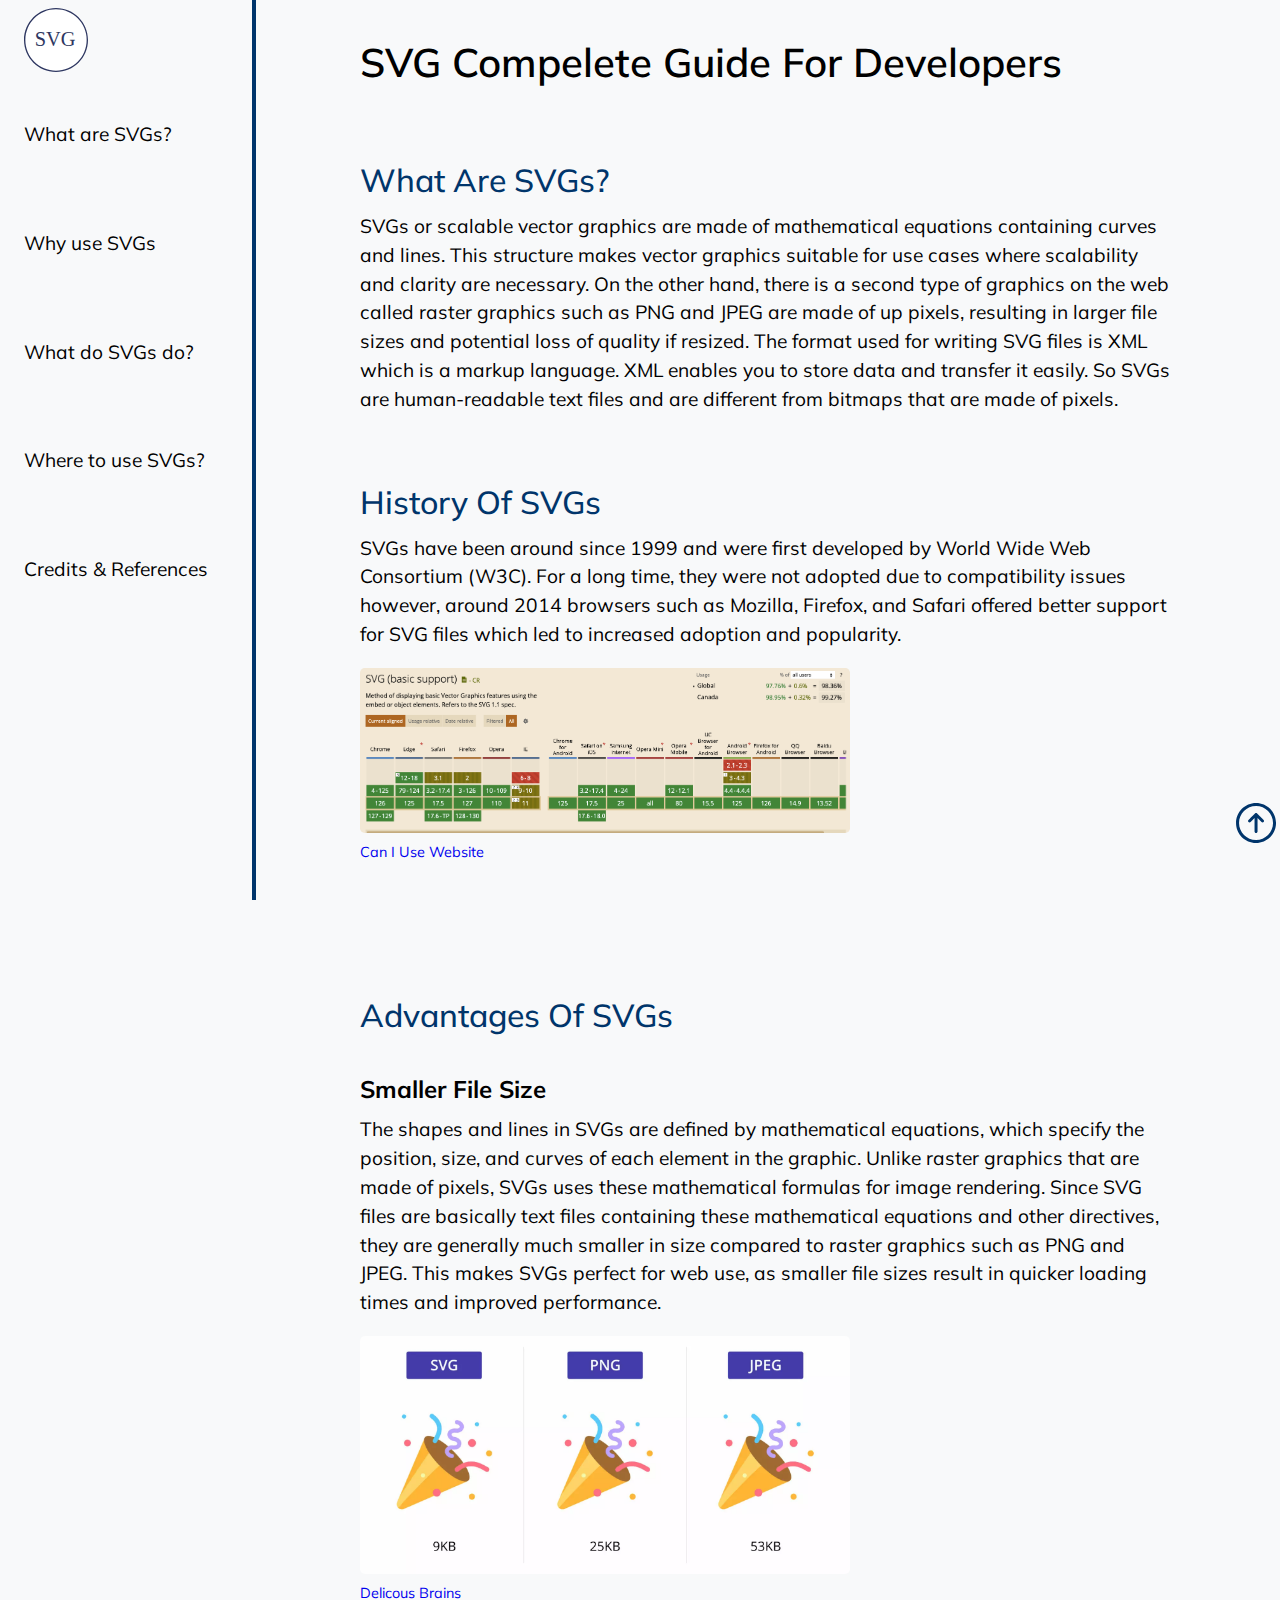
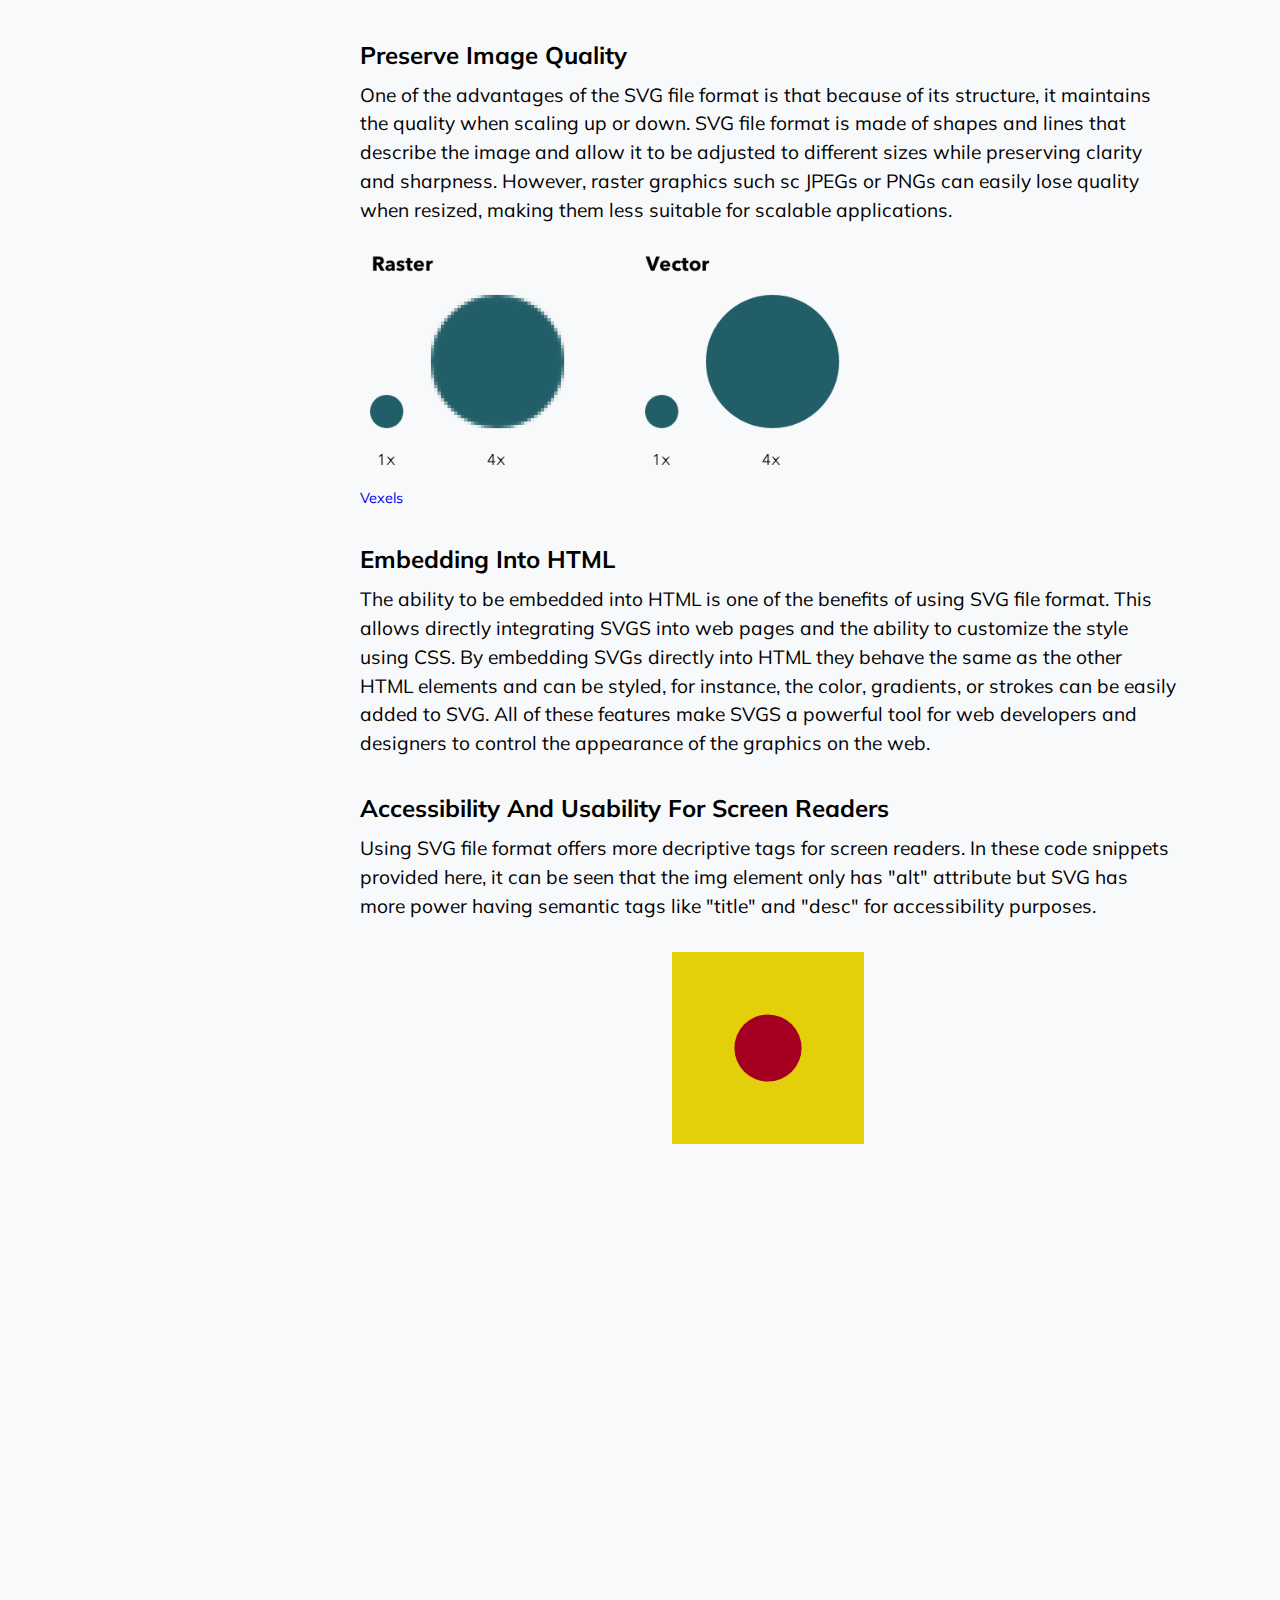
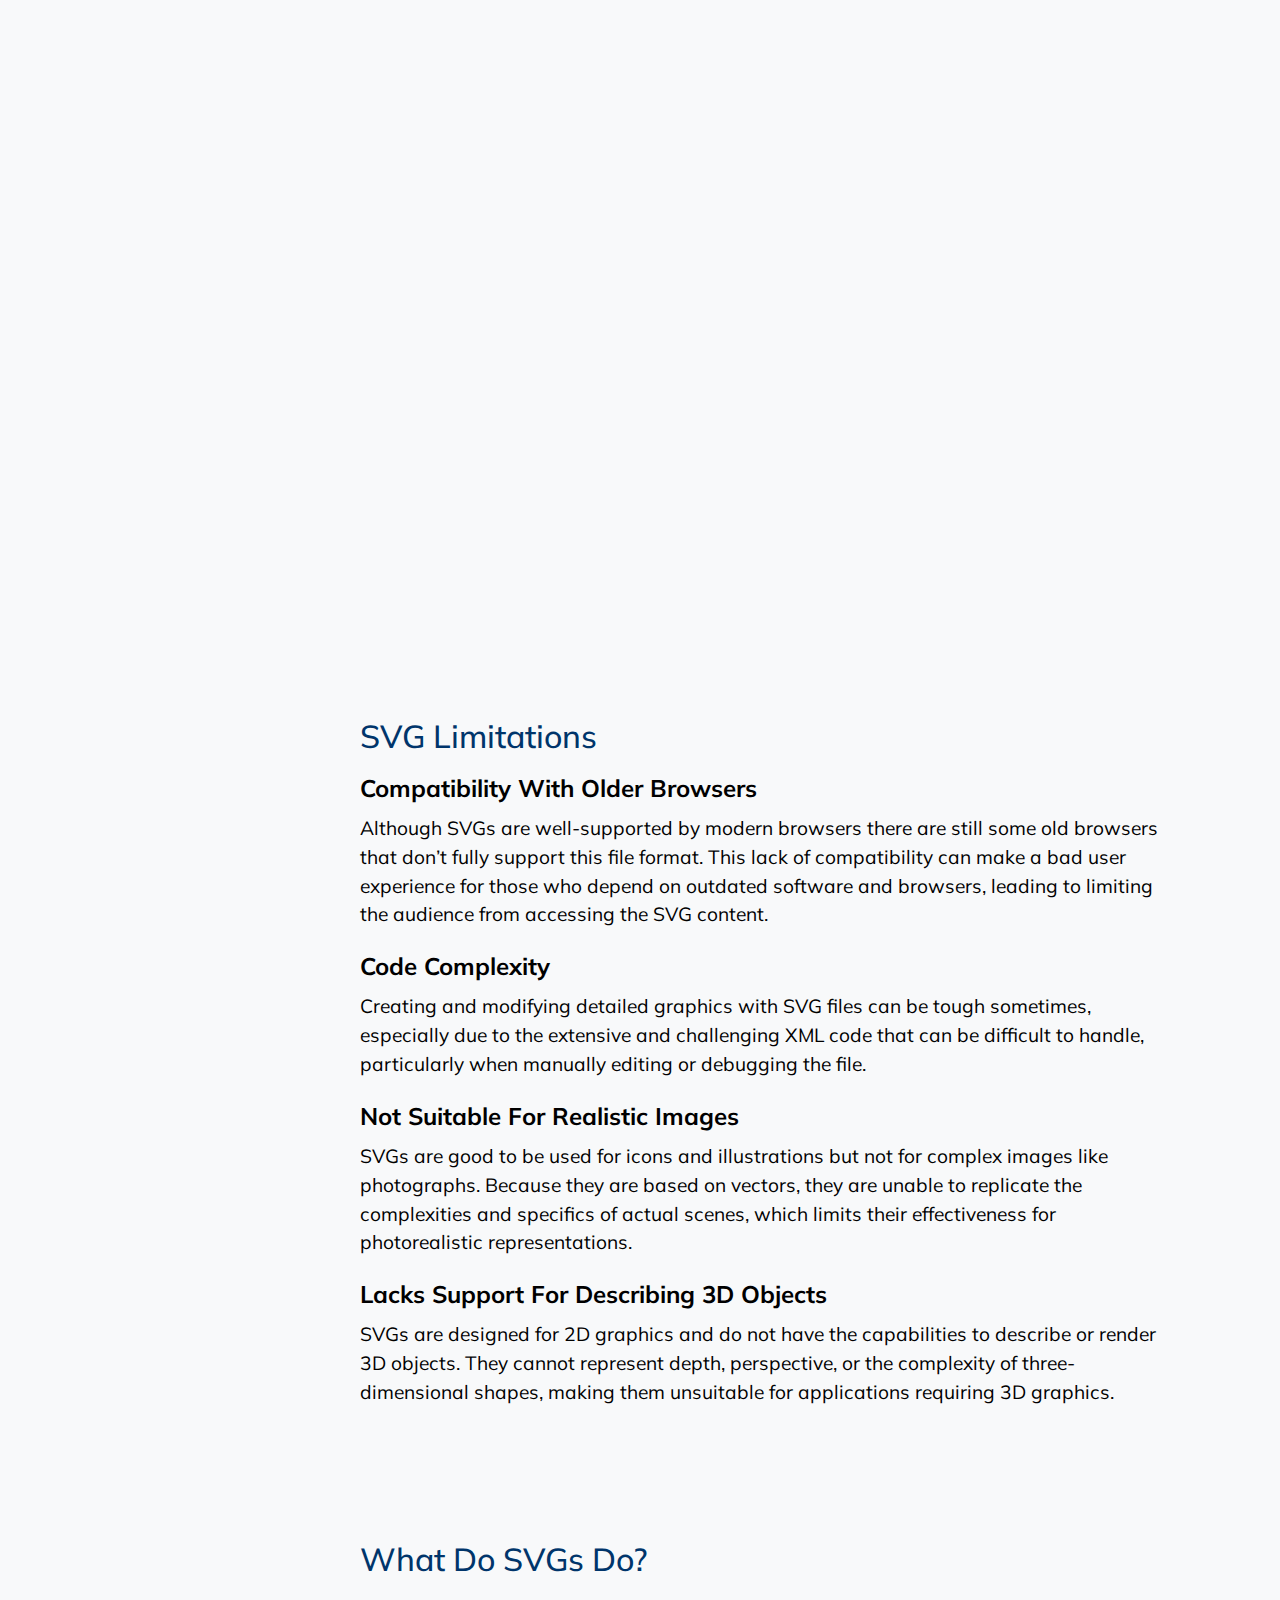
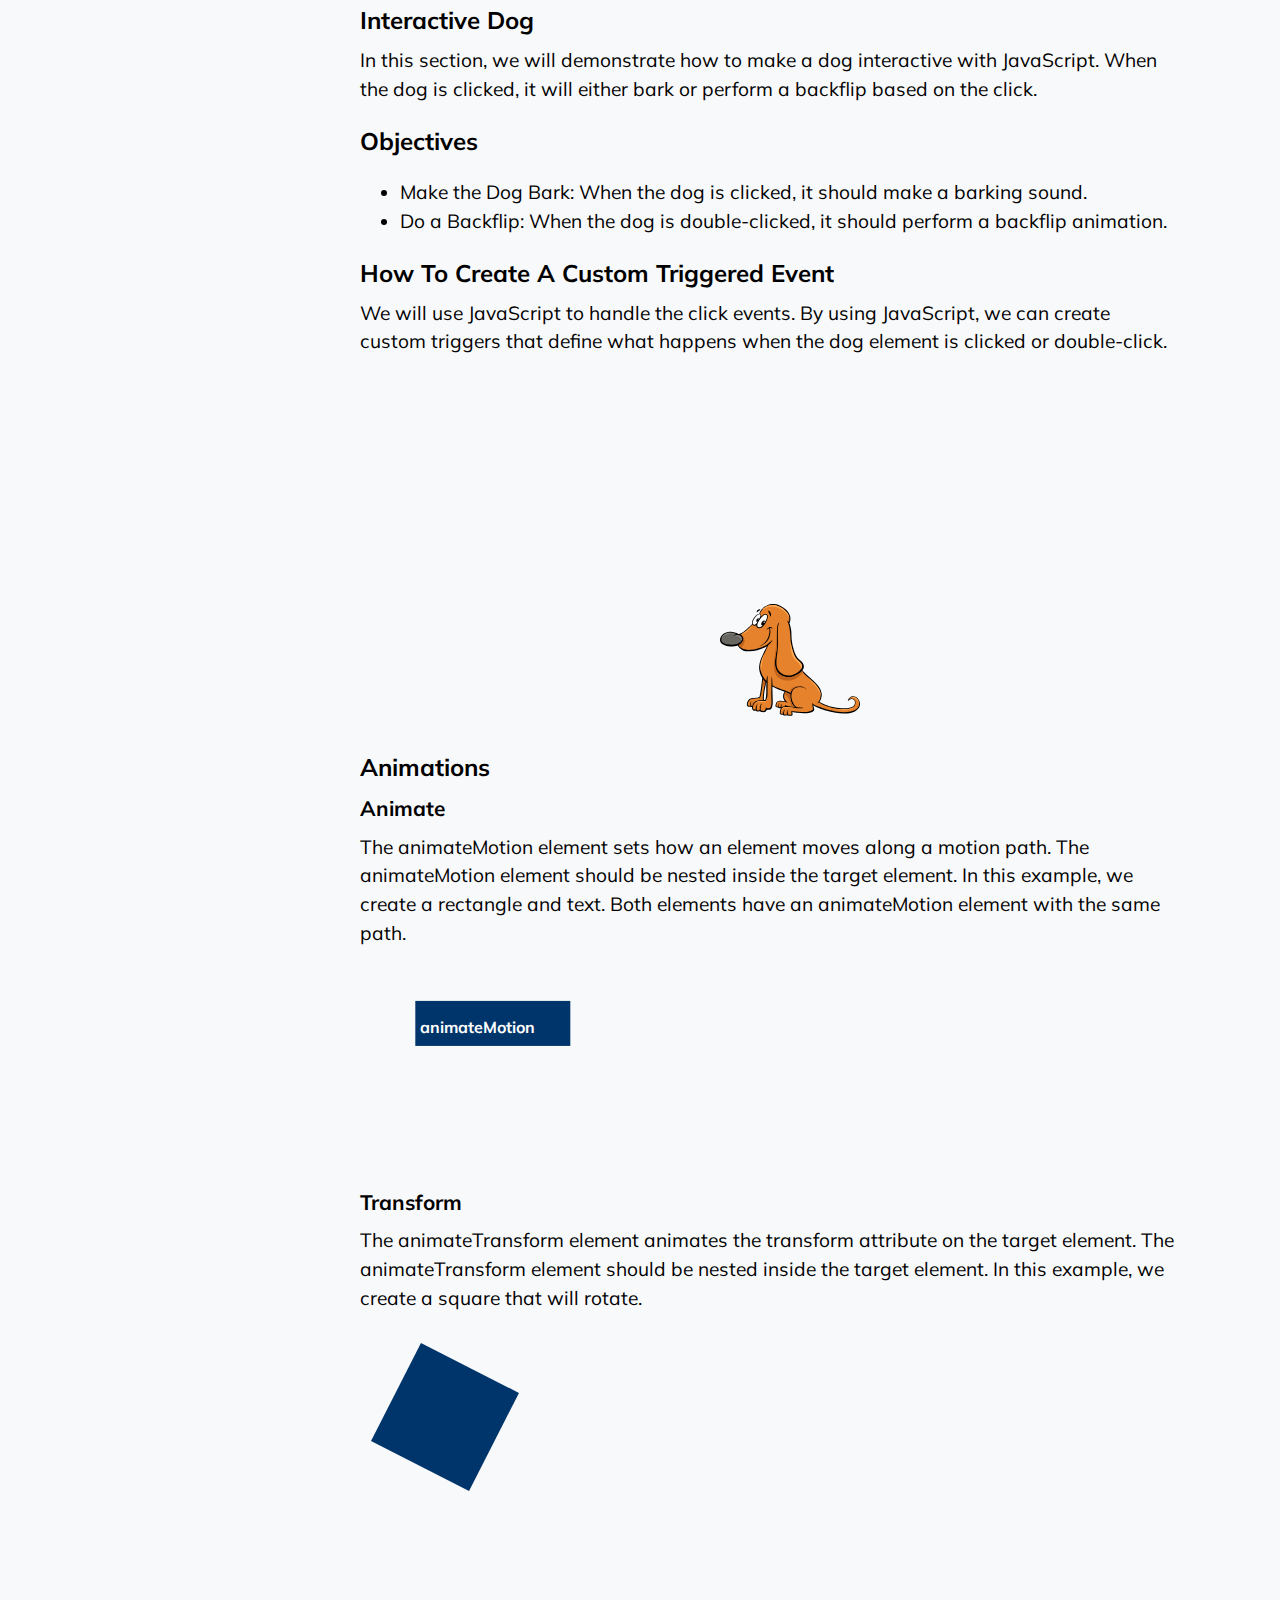
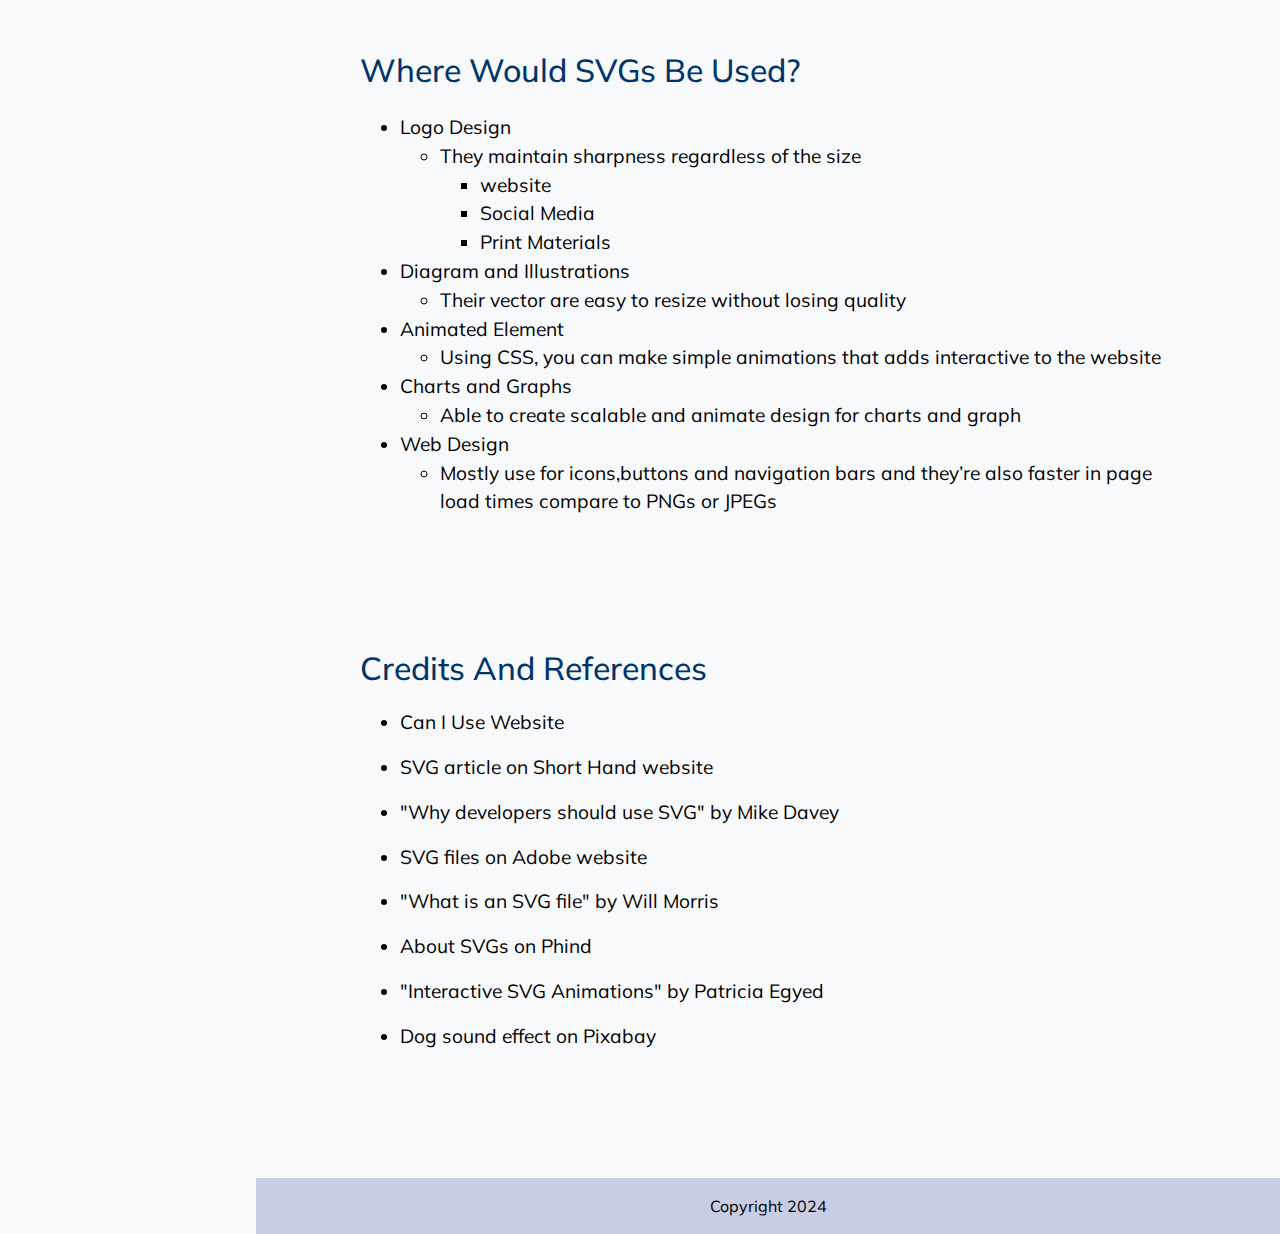
<file: index.html>
<!DOCTYPE html>
<html lang="en">
  <head>
    <meta charset="UTF-8" />
    <meta name="viewport" content="width=device-width, initial-scale=1.0" />
    <link rel="preconnect" href="https://fonts.googleapis.com" />
    <link rel="preconnect" href="https://fonts.gstatic.com" crossorigin />
    <link
      href="https://fonts.googleapis.com/css2?family=Mulish:ital,wght@0,200..1000;1,200..1000&display=swap"
      rel="stylesheet"
    />
    <title>SVG Documentation</title>
    <link rel="stylesheet" href="normalize-fwd.css" />
    <link rel="stylesheet" href="style.css" />
    <script defer src="script.js"></script>
  </head>
  <body>
    <div class="body-wrapper">
      <header id="header">
        <img src="media/svg-v1.svg" alt="svg logo" id="logo" />
        <div class="menu">
          <svg
            class="menu close-menu"
            clip-rule="evenodd"
            fill-rule="evenodd"
            stroke-linejoin="round"
            stroke-miterlimit="2"
            viewBox="0 0 24 24"
            xmlns="http://www.w3.org/2000/svg"
          >
            <path
              d="m12 10.93 5.719-5.72c.146-.146.339-.219.531-.219.404 0 .75.324.75.749 0 .193-.073.385-.219.532l-5.72 5.719 5.719 5.719c.147.147.22.339.22.531 0 .427-.349.75-.75.75-.192 0-.385-.073-.531-.219l-5.719-5.719-5.719 5.719c-.146.146-.339.219-.531.219-.401 0-.75-.323-.75-.75 0-.192.073-.384.22-.531l5.719-5.719-5.72-5.719c-.146-.147-.219-.339-.219-.532 0-.425.346-.749.75-.749.192 0 .385.073.531.219z"
            />
          </svg>
          <svg
            class="menu hamburger-menu"
            clip-rule="evenodd"
            fill-rule="evenodd"
            stroke-linejoin="round"
            stroke-miterlimit="2"
            viewBox="0 0 24 24"
            xmlns="http://www.w3.org/2000/svg"
          >
            <path
              d="m22 16.75c0-.414-.336-.75-.75-.75h-18.5c-.414 0-.75.336-.75.75s.336.75.75.75h18.5c.414 0 .75-.336.75-.75zm0-5c0-.414-.336-.75-.75-.75h-18.5c-.414 0-.75.336-.75.75s.336.75.75.75h18.5c.414 0 .75-.336.75-.75zm0-5c0-.414-.336-.75-.75-.75h-18.5c-.414 0-.75.336-.75.75s.336.75.75.75h18.5c.414 0 .75-.336.75-.75z"
              fill-rule="nonzero"
            />
          </svg>
        </div>

        <nav class="nav-list">
          <ul>
            <li>
              <a href="#svg-intro" class="menu-link">What are SVGs?</a>
            </li>
            <li>
              <a href="#svg-pros-cons" class="menu-link">Why use SVGs</a>
            </li>
            <li>
              <a href="#svg-capabilities" class="menu-link">What do SVGs do?</a>
            </li>
            <li>
              <a href="#svg-usages" class="menu-link">Where to use SVGs?</a>
            </li>
            <li>
              <a href="#svg-credits" class="menu-link">Credits & References</a>
            </li>
          </ul>
        </nav>
      </header>

      <main>
        <div class="main-wrapper">
          <h1 id="main-heading">SVG Compelete Guide for Developers</h1>
          <div class="section svg-intro" id="svg-intro">
            <article>
              <h2>What are SVGs?</h2>
              <p>
                SVGs or scalable vector graphics are made of mathematical
                equations containing curves and lines. This structure makes
                vector graphics suitable for use cases where scalability and
                clarity are necessary. On the other hand, there is a second type
                of graphics on the web called raster graphics such as PNG and
                JPEG are made of up pixels, resulting in larger file sizes and
                potential loss of quality if resized. The format used for
                writing SVG files is XML which is a markup language. XML enables
                you to store data and transfer it easily. So SVGs are
                human-readable text files and are different from bitmaps that
                are made of pixels.
              </p>
            </article>
            <article>
              <h2>History of SVGs</h2>
              <p>
                SVGs have been around since 1999 and were first developed by
                World Wide Web Consortium (W3C). For a long time, they were not
                adopted due to compatibility issues however, around 2014
                browsers such as Mozilla, Firefox, and Safari offered better
                support for SVG files which led to increased adoption and
                popularity.
              </p>
              <figure>
                <img
                  src="media/svg-support.png"
                  alt="browsers support for svg files"
                />
                <figcaption>
                  <a href="https://caniuse.com/?search=svg"
                    >Can I Use Website</a
                  >
                </figcaption>
              </figure>
            </article>
          </div>
          <div class="section svg-pros-cons" id="svg-pros-cons">
            <article class="advantages">
              <h2>Advantages of SVGs</h2>
              <section>
                <h3>smaller file size</h3>
                <p>
                  The shapes and lines in SVGs are defined by mathematical
                  equations, which specify the position, size, and curves of
                  each element in the graphic. Unlike raster graphics that are
                  made of pixels, SVGs uses these mathematical formulas for
                  image rendering. Since SVG files are basically text files
                  containing these mathematical equations and other directives,
                  they are generally much smaller in size compared to raster
                  graphics such as PNG and JPEG. This makes SVGs perfect for web
                  use, as smaller file sizes result in quicker loading times and
                  improved performance.
                </p>

                <figure>
                  <img
                    src="media/file-size.png"
                    alt="image shows comparison between svg, png and jpeg file sizes."
                  />
                  <figcaption>
                    <a
                      href="https://deliciousbrains.com/svg-advantages-developers/"
                      >Delicous Brains</a
                    >
                  </figcaption>
                </figure>
              </section>
              <section>
                <h3>preserve image quality</h3>
                <p>
                  One of the advantages of the SVG file format is that because
                  of its structure, it maintains the quality when scaling up or
                  down. SVG file format is made of shapes and lines that
                  describe the image and allow it to be adjusted to different
                  sizes while preserving clarity and sharpness. However, raster
                  graphics such sc JPEGs or PNGs can easily lose quality when
                  resized, making them less suitable for scalable applications.
                </p>
                <figure>
                  <img
                    src="media/svg-quality.png"
                    alt="difference between raster graphics and vector graphics"
                  />
                  <figcaption>
                    <a
                      href="https://www.vexels.com/blog/getting-started-guide-to-vexels-graphics/"
                      >Vexels</a
                    >
                  </figcaption>
                </figure>
              </section>
              <section>
                <h3>embedding into HTML</h3>
                <p>
                  The ability to be embedded into HTML is one of the benefits of
                  using SVG file format. This allows directly integrating SVGS
                  into web pages and the ability to customize the style using
                  CSS. By embedding SVGs directly into HTML they behave the same
                  as the other HTML elements and can be styled, for instance,
                  the color, gradients, or strokes can be easily added to SVG.
                  All of these features make SVGS a powerful tool for web
                  developers and designers to control the appearance of the
                  graphics on the web.
                </p>
              </section>
              <section>
                <h3>Accessibility and usability for screen readers</h3>
                <p>
                  Using SVG file format offers more decriptive tags for screen
                  readers. In these code snippets provided here, it can be seen
                  that the img element only has "alt" attribute but SVG has more
                  power having semantic tags like "title" and "desc" for
                  accessibility purposes.
                </p>
                <img
                  class="accessibility-svg"
                  src="media/accessibility-svg.svg"
                  alt="yellow rectangle and a red circle inside"
                />

                <iframe
                  src="https://carbon.now.sh/embed?bg=rgba%28200%2C205%2C229%2C1%29&t=monokai&wt=none&l=htmlmixed&width=680&ds=true&dsyoff=20px&dsblur=68px&wc=true&wa=true&pv=56px&ph=56px&ln=false&fl=1&fm=Hack&fs=14px&lh=133%25&si=false&es=2x&wm=false&code=%2520%2520%2520%253Csvg%250A%2520%2520%2520%2520%2520%2520%2520%2520%2520%2520%2520%2520%2520%2520%2520%2520role%253D%2522img%2522%250A%2520%2520%2520%2520%2520%2520%2520%2520%2520%2520%2520%2520%2520%2520%2520%2520width%253D%2522300%2522%250A%2520%2520%2520%2520%2520%2520%2520%2520%2520%2520%2520%2520%2520%2520%2520%2520height%253D%2522300%2522%250A%2520%2520%2520%2520%2520%2520%2520%2520%2520%2520%2520%2520%2520%2520%2520%2520aria-labelledby%253D%2522titleID%2520descriptionID%2522%250A%2520%2520%2520%2520%2520%2520%2520%2520%2520%2520%2520%2520%2520%2520%2520%2520tabindex%253D%25220%2522%250A%2520%2520%2520%2520%2520%2520%2520%2520%2520%2520%2520%2520%253E%250A%2520%2520%2520%2520%2520%2520%2520%2520%2520%2520%2520%2520%2520%2520%2520%2520%253Ctitle%2520id%253D%2522titleID%2522%253ERed%2520Circle%2520in%2520Yellow%2520Square%253C%252Ftitle%253E%250A%2520%2520%2520%2520%2520%2520%2520%2520%2520%2520%2520%2520%2520%2520%2520%2520%253Cdesc%2520id%253D%2522descriptionID%2522%253E%250A%2520%2520%2520%2520%2520%2520%2520%2520%2520%2520%2520%2520%2520%2520%2520%2520%2520%2520%2520%2520This%2520SVG%2520image%2520displays%2520a%2520red%2520circle%2520centered%2520inside%2520a%250A%2520%2520%2520%2520%2520%2520%2520%2520%2520%2520%2520%2520%2520%2520%2520%2520%2520%2520%2520%2520yellow%2520square.%2520The%2520square%2520has%2520a%2520side%2520length%2520of%2520300%2520pixels%252C%250A%2520%2520%2520%2520%2520%2520%2520%2520%2520%2520%2520%2520%2520%2520%2520%2520%2520%2520%2520%2520and%2520the%2520circle%2520has%2520a%2520radius%2520of%252050%2520pixels.%250A%2520%2520%2520%2520%2520%2520%2520%2520%2520%2520%2520%2520%2520%2520%2520%2520%253C%252Fdesc%253E%250A%2520%2520%2520%2520%2520%2520%2520%2520%2520%2520%2520%2520%2520%2520%2520%2520%253Crect%250A%2520%2520%2520%2520%2520%2520%2520%2520%2520%2520%2520%2520%2520%2520%2520%2520%2520%2520%2520%2520x%253D%25220%2522%250A%2520%2520%2520%2520%2520%2520%2520%2520%2520%2520%2520%2520%2520%2520%2520%2520%2520%2520%2520%2520y%253D%25220%2522%250A%2520%2520%2520%2520%2520%2520%2520%2520%2520%2520%2520%2520%2520%2520%2520%2520%2520%2520%2520%2520width%253D%2522300%2522%250A%2520%2520%2520%2520%2520%2520%2520%2520%2520%2520%2520%2520%2520%2520%2520%2520%2520%2520%2520%2520height%253D%2522300%2522%250A%2520%2520%2520%2520%2520%2520%2520%2520%2520%2520%2520%2520%2520%2520%2520%2520%2520%2520%2520%2520fill%253D%2522%2523E4D00A%2522%250A%2520%2520%2520%2520%2520%2520%2520%2520%2520%2520%2520%2520%2520%2520%2520%2520%253E%253C%252Frect%253E%250A%2520%2520%2520%2520%2520%2520%2520%2520%2520%2520%2520%2520%2520%2520%2520%2520%253Ccircle%2520cx%253D%2522150%2522%2520cy%253D%2522150%2522%2520fill%253D%2522red%2522%2520r%253D%252250%2522%253E%253C%252Fcircle%253E%250A%2520%2520%2520%2520%2520%2520%2520%2520%2520%2520%2520%2520%253C%252Fsvg%253E"
                  style="
                    width: 800px;
                    height: 580px;
                    border: 0;
                    transform: scale(1);
                    overflow: hidden;
                  "
                >
                </iframe>

                <iframe
                  src="https://carbon.now.sh/embed?bg=rgba%28200%2C205%2C229%2C1%29&t=monokai&wt=none&l=htmlmixed&width=680&ds=true&dsyoff=20px&dsblur=68px&wc=true&wa=true&pv=56px&ph=56px&ln=false&fl=1&fm=Hack&fs=14px&lh=133%25&si=false&es=2x&wm=false&code=%2520%253Cimg%250A%2520%2520%2520%2520%2520%2520%2520%2520%2520%2520%2520%2520%2520%2520%2520%2520src%253D%2522graphic.svg%2522%250A%2520%2520%2520%2520%2520%2520%2520%2520%2520%2520%2520%2520%2520%2520%2520%2520aria-labelledby%253D%2522imgTitle%2520imgDesc%2522%250A%2520%2520%2520%2520%2520%2520%2520%2520%2520%2520%2520%2520%2520%2520%2520%2520alt%253D%2522Yellow%2520square%2520with%2520a%2520red%2520circle%2520in%2520the%2520center%2522%250A%2520%2520%2520%2520%2520%2520%2520%2520%2520%2520%2520%2520%2520%2520%2520%2520width%253D%2522300%2522%250A%2520%2520%2520%2520%2520%2520%2520%2520%2520%2520%2520%2520%2520%2520%2520%2520height%253D%2522300%2522%250A%2520%2520%2520%2520%2520%2520%2520%2520%2520%2520%2520%2520%252F%253E%250A%2520%2520%2520%2520%2520%2520%2520%2520%2520%2520%2520%2520%253Cspan%2520id%253D%2522imgTitle%2522%2520style%253D%2522display%253A%2520none%2522%253E%250A%2520%2520%2520%2520%2520%2520%2520%2520%2520%2520%2520%2520%2520%2520%2520%2520Red%2520Circle%2520in%2520Yellow%2520Square%250A%2520%2520%2520%2520%2520%2520%2520%2520%2520%2520%2520%2520%253C%252Fspan%253E%250A%2520%2520%2520%2520%2520%2520%2520%2520%2520%2520%2520%2520%253Cspan%2520id%253D%2522imgDesc%2522%2520style%253D%2522display%253A%2520none%2522%253E%250A%2520%2520%2520%2520%2520%2520%2520%2520%2520%2520%2520%2520%2520%2520%2520%2520This%2520image%2520shows%2520a%2520red%2520circle%2520centered%2520inside%2520a%2520yellow%2520square.%250A%2520%2520%2520%2520%2520%2520%2520%2520%2520%2520%2520%2520%2520%2520%2520%2520The%2520square%2520has%2520a%2520side%2520length%2520of%2520300%2520pixels%252C%2520and%2520the%2520circle%2520has%2520a%250A%2520%2520%2520%2520%2520%2520%2520%2520%2520%2520%2520%2520%2520%2520%2520%2520radius%2520of%252050%2520pixels.%250A%2520%2520%2520%2520%2520%2520%2520%2520%2520%2520%2520%2520%253C%252Fspan%253E"
                  style="
                    width: 800px;
                    height: 460px;
                    border: 0;
                    transform: scale(1);
                    overflow: hidden;
                  "
                >
                </iframe>
              </section>
            </article>
            <article class="disadvantages">
              <h2>SVG Limitations</h2>
              <section>
                <h3>Compatibility with older browsers</h3>
                <p>
                  Although SVGs are well-supported by modern browsers there are
                  still some old browsers that don’t fully support this file
                  format. This lack of compatibility can make a bad user
                  experience for those who depend on outdated software and
                  browsers, leading to limiting the audience from accessing the
                  SVG content.
                </p>
              </section>
              <section>
                <h3>Code Complexity</h3>
                <p>
                  Creating and modifying detailed graphics with SVG files can be
                  tough sometimes, especially due to the extensive and
                  challenging XML code that can be difficult to handle,
                  particularly when manually editing or debugging the file.
                </p>
              </section>
              <section>
                <h3>Not suitable for realistic images</h3>
                <p>
                  SVGs are good to be used for icons and illustrations but not
                  for complex images like photographs. Because they are based on
                  vectors, they are unable to replicate the complexities and
                  specifics of actual scenes, which limits their effectiveness
                  for photorealistic representations.
                </p>
              </section>
              <section>
                <h3>Lacks support for describing 3D objects</h3>
                <p>
                  SVGs are designed for 2D graphics and do not have the
                  capabilities to describe or render 3D objects. They cannot
                  represent depth, perspective, or the complexity of
                  three-dimensional shapes, making them unsuitable for
                  applications requiring 3D graphics.
                </p>
              </section>
            </article>
          </div>
          <section class="section svg-capabilities" id="svg-capabilities">
            <h2>What do SVGs do?</h2>
            <p></p>
            <!-- Doggo -->
            <div id="section-doggo">
              <article>
                <h3>Interactive Dog</h3>
                <p>
                  In this section, we will demonstrate how to make a dog
                  interactive with JavaScript. When the dog is clicked, it will
                  either bark or perform a backflip based on the click.
                </p>

                <h3>Objectives</h3>
                <ul>
                  <li>
                    Make the Dog Bark: When the dog is clicked, it should make a
                    barking sound.
                  </li>
                  <li>
                    Do a Backflip: When the dog is double-clicked, it should
                    perform a backflip animation.
                  </li>
                </ul>

                <h3>How to Create a Custom Triggered Event</h3>
                <p>
                  We will use JavaScript to handle the click events. By using
                  JavaScript, we can create custom triggers that define what
                  happens when the dog element is clicked or double-click.
                </p>
              </article>
              <div class="interactive-doggo">
                <div id="box">Woof Woof Woof</div>
                <audio id="audio" src="media/dog-bark.mp3"></audio>
                <svg
                  id="doggo"
                  class="doggo"
                  data-name="Layer 1"
                  xmlns="http://www.w3.org/2000/svg"
                  viewBox="0 0 2624.54 2097.13"
                >
                  <defs>
                    <style>
                      .cls-2,
                      .cls-3,
                      .cls-4,
                      .cls-5,
                      .cls-6,
                      .cls-7 {
                        stroke-width: 0;
                      }
                      .cls-2 {
                        fill: #ffaa54;
                      }
                      .cls-3 {
                        fill: #000;
                      }
                      .cls-4 {
                        fill: #8d8b85;
                      }
                      .cls-5 {
                        fill: #e6822b;
                      }
                      .cls-6 {
                        fill: #fff;
                      }
                      .cls-7 {
                        fill: #c0631c;
                      }
                    </style>
                  </defs>
                  <path
                    class="cls-3"
                    d="M2586.21 1775.74c-44.22-48.3-109.84-57.27-152.75-23.9-37.41 29.1-42.04 79.78-30.37 66.38 11.67-13.39 43.97-39.8 73.56-34.73 70.08 11.99 59.68 88.9 34.64 118.97-15.93 19.12-40.97 30.14-63.92 36.97-53.01 15.79-110.67 16.12-165.51 14.53-63.66-1.85-126.95-8.44-188.19-26.65-45.43-13.52-164.22-49.7-226.77-96.35 35.52-39.64 43.36-117.84 39.68-147.71-7.6-62.08-38.62-118.59-78.22-165.04-84.94-99.68-192.58-177.69-282.71-272.59 11.94-16.39 20.86-34.53 24.71-54.57 14.03-73.15-42.35-113.84-91.95-155.18-49.76-41.48-72.56-109.21-92.39-168.84-21.1-63.46-35.84-129.61-41.79-196.2-6.04-67.5-1.88-109.98-9.76-177.36-3.31-28.29-18.27-100.06-32.21-133.07 14.43-33.46 38.85-101.33-13.85-191.75-40.44-69.36-117.04-115.62-189.6-147.22-55.79-24.31-134.8-31.74-201.91-2.07-94.42 41.75-145.28 101.93-157.99 163.88-41.29 3.97-91.87 58.13-113.4 92.95-16.89 27.32-32.5 65.98-24.36 97.77-19.51 21.77-41.08 42.21-63.15 63.93-24.33 23.96-50.33 47.72-78.31 67.36-30.83 21.63-65.45 51.42-103.9 57.97-5.39-1.2-10.85-2.11-16.35-2.54-13.71-9.07-59.1-32.06-130.95-39.24-55.73-5.57-112.92 9.76-155.4 47.29C20.59 597.45-4.73 638.06.73 682.75c4.21 34.48 26.94 59.63 55.34 76.14 40.62 23.63 89.54 35.08 138.89 37.18 42.09 1.8 98.84-5.22 136.63-17.72 16.26 32.76 52.32 65.76 83.23 82.55 40.78 22.16 89.07 28 134.6 27.15 139.64-2.61 262.11-55.82 327.99-95.52-20.45 49.17-59.05 121.35-84.78 176.74-28.73 61.82-51.57 128.14-58.09 196.59-5.74 60.25 8.32 120.78 32.04 175.85 7.37 17.09 15.85 33.17 25.26 48.47-3.38 30.03-34.56 321.03-54.41 357.79-4.28 7.94-124.53 12.98-151.61 19.39-34.43 8.16-46.94 22.45-64.22 53.05-13.38 23.67-24.03 53.23-16.16 80.43 7.99 27.51 39.64 32.66 63.63 25.24 10.29 4.95 21.08 6.93 32.34 6.44-1.91 16.27-.82 32.44 6.2 45.53 12.73 23.76 38.94 26.16 61.91 18.42 5.66 24.45 59.57 21.14 81.08 16.61 5.53 7.1 13.97 11.71 26.8 13.24 27.36 3.28 58.11 6.79 81.21-11.04 7.42-5.72 13.48-20.95 17.13-29.68 19.23-1.46 40.56-1.24 53.43-2.92 21.91-2.89 33.66-19.02 41.89-37.8 20.79-47.44 18.02-110.32 17.24-160.7-1.02-66.77-5.53-194.53-5.53-237.14 33.25 24.94 139.75 64.65 176.88 78.74 17.53 6.65 35.14 13.05 52.76 19.47-25.65 27.04-34.09 70.66-27.99 106.43 3.76 22.03 15.62 52.96 34.35 72.83-37.51-7.23-75.96-11.39-114.41-7.26-49.44 5.32-65.47 55.07-64.43 101.84.28 12.93 34.56 25.7 49.88 20.79 7.62 14.08 27.47 19.08 40.86 9.64.58.88 1.22 1.68 1.92 2.36 1.82 2.24 3.56 4.04 6.03 5.48-16.6 35.54-21.8 81.26-14.52 105.17 4.21 13.84 41 16.73 57.48 13.48.17.47.25 1.05.44 1.49 9.1 21.35 60.54 17.27 79.86 6.61 11.86 14.81 77.8 19.57 96.04.26 2.72-2.89 7.27-31.17-7.64-54.24 25.31-1.88 76.56 7.48 103.04 11.42 58.31 8.67 115.12 11.38 174.15 6.69 40.6-3.23 111.06-14.7 135.73-52.23 12.22-18.59-12.69-86.28-15.55-96.79 51.92 37.58 161.69 75.27 199.41 86.47 71.39 21.21 143.56 41.79 216.96 54.8 119.68 21.23 262.17 23.06 364-25.78 44.16-21.17 80.12-56.76 92.49-104.96 11.73-45.69-2.85-99.71-34.29-134.06Zm-1740.6 24.43c-.61.7-1.09 1.44-1.56 2.22-7.5.88-15.27 1.51-23.29 1.95 3.77-23.96.95-49.83 2.37-74.04 1.84-31.22 6.04-62.27 10.25-93.25 7.32-53.95 24.61-109.27 29.29-163.82 2.24 1.93 4.37 3.95 6.66 5.83-1.92 50.8-1.01 101.98-1.53 151.65-.4 37.37-1.68 74.85-6.39 111.95-1.87 14.71-4.76 29.28-9.26 43.41-1.54 4.86-4.01 9.7-6.53 14.11Z"
                  />
                  <path
                    class="cls-3"
                    d="M840.08 1810.96c-.05.06-.07.11-.12.17.01-.02.05-.05.08-.07.02-.02.03-.07.05-.1ZM839.85 1811.27s.06-.08.11-.14c-.03.04-.06.1-.11.14ZM839.45 1812.05c.15-.26.21-.53.4-.78-.66.88-.79 1.37-.4.78Z"
                  />
                  <path
                    class="cls-6"
                    d="M612.11 349.58c.82-18.9 9.82-37.54 18.38-53.92 15.4-29.43 37.8-56.54 63.01-78.1 13.92-11.9 33.97-27.95 52.96-22.74 29.6 8.12 1.11 61.57-16.43 92.23-14.67 20.35-27.59 42-37.55 64.97-12.22 16.52-27.45 35-44.12 36.59-29.57 2.8-37.04-20.91-36.25-39.04ZM805.57 224.37c23.76-21.44 66.37-32.66 74.08.08 12.5 53-46.53 133.01-85.84 178.53-18.95 21.94-45.01 41.05-74.76 29.27-27.31-10.82-20.71-43.02-13.37-64.74 17.43-51.59 59.93-107.07 99.89-143.14Z"
                  />
                  <path
                    d="M138.31 756.57c-51.8-10.41-127.75-40.71-113.52-106.42 11.87-54.85 62.56-92.74 114.04-105.67 53.16-13.34 116.22-2.91 170.28 17.53-43.17 11.79-51.94 35.07-45.93 32.04 47.12-23.76 134.26-7.95 146.9 51.25 7.37 34.48-21.37 66.25-47.49 83.4-62.53 41.04-153.45 42.09-224.28 27.87Z"
                    style="stroke-width: 0; fill: #696761"
                  />
                  <path
                    class="cls-4"
                    d="M159.38 561.82c46.74-8.8 94.34-7.04 140.57-3.11-51.93-18.21-110.94-26.81-161.13-14.22-46.37 11.63-91.99 43.59-109.3 89.88 24.51-41.1 80.6-63.26 129.85-72.55ZM398.48 694.09c9.78-14.54 15.34-31.31 11.61-48.79-11.92-55.83-90.04-73.04-138.43-54.9 69.36.51 134.61 39.31 126.82 103.69Z"
                  />
                  <path
                    class="cls-5"
                    d="M615.85 1880.24c-3.93 9.54-7.95 20.95-10.89 32.95-8.84 1.25-17.45.33-26.02-1.94-4.92-27.63 4.64-57.59 6.31-85.06.24-3.93-16.07 8.75-21.61 84.29-25.23.7-44.11-2.08-42.99-33.27.95-26.62 22.36-61.92 40.21-80.72 24.81-26.11 186.13-27.86 190.17-34.33 31.17-49.88 55.84-339.07 56.17-348.88 13.09 17.99 27.79 34.64 44.19 50.02-19.41 54.07-26.04 117.02-35.84 172.81-4.93 28.03-18.29 142.31-11.94 168.98-72.59 2.47-156.72-.4-187.77 75.16ZM1135.54 1928.48c-3.12 8.31-33.44 3.7-34.29-3.12-3.12-24.94 5.19-45.72 15.49-66.44 1.71-3.44-23.8 9.29-28.5 67-13.7-4.35-35.36-3.22-32.81-19.03 2.73-16.9 3.13-32.43 10.93-48.13 11.39-22.92 36.21-28.41 59.54-28.97 50.39-1.23 99.54 7.18 148.83 17.92 17.72 3.86-42.54-18.99-64.71-76.68-15.48-40.31-9.02-85.71 15.92-121.05 9.86 3.61 72.74 33.26 91.94 48.29-3.18 31.18-.26 63.36 5.92 93.46 10.35 50.61 35.09 110.58 78.71 141.1-2.23-.3-143.32-15.77-176.78-32.51-4.17-2.08-9.27 3.33-6.99 7.35 1.96 3.44 3.05 6.41 6.1 9.07-27.99-.72-55.92 9.39-69.43 21.16-12.6-13.58 7.36-56.7 9.73-69.64.68-3.71-27.16 23.99-29.6 60.22Z"
                  />
                  <path
                    class="cls-5"
                    d="M2601.67 1828.21c-13.03-44.3-60.55-85.43-107.94-83.64-33.72 1.27-68.59 19.74-78.24 49.17 46.03-43.98 131.24-21.12 125.21 57.18-3.79 49.22-22.16 76.1-57.08 93.55-53.8 26.87-117.82 30.9-176.97 30.48-70.53-.5-150.28-11.02-218.2-30.85-54.43-15.89-188.09-60.27-232.68-102.26-10.48 15.98-32.65 22.21-28.14 17.02 44.83-51.67 73.48-126.87 55.81-196.44-15.93-62.79-57.18-115.52-100.75-161.99-47.44-50.58-100.6-95.15-151.71-141.85-33.47-30.56-70.03-63.1-93.03-103.08-23.32 27.8-55.06 50.07-84.65 67.05-60.27 34.61-126.99 59.78-197.68 49.5-71.07-10.32-143.76-46.01-183.94-107.72-80.35-123.41-24.31-277.54-10.13-411.12 9.75-91.82 4.36-184.85 7.88-277 2.25-58.61-7.91-126.81 11.32-183.77 15.5-45.93 33.5-42.86 31.56-39.53-34.28 58.73-26.33 134.27-27.12 199.72-.93 76.61 1.97 153.26.42 229.86-1.43 71.11-12.42 140.34-20.85 210.81-10.55 88.2-19.19 194.48 43.45 267.33 55.29 64.3 151.65 95.57 234.08 73.95 61.66-16.17 137.16-55.15 174.41-108.4 23.17-33.1 30.46-73.4 5.14-108.32-17.3-23.87-40.6-40.98-62.26-60.53-59.04-53.28-87.68-137.32-106.55-212.53-11.18-44.53-22.73-89.77-27.65-135.48-5.01-46.43-5.9-93.04-8.4-139.63-3.53-65.67-20.6-184.23-54.76-252.93-3.84-7.75 16.69-1.98 29.19 23.37 19.26-57.12 4.97-124.62-25.42-167.86-41.28-58.75-102.47-102.49-168.94-129.09-51.62-20.64-130.52-36.04-197.16-7.54-65.22 27.9-131.24 75.85-151.72 146.91 24.87 6.74 28.17 33.6 16.34 61.41 17.63-20.47 37.98-40.84 62.94-49.41 53.81-18.49 75.77 14.75 68.53 56.48-7.23 41.72-18.9 69.31-41.93 105.04-20.69 32.12-44.79 72.8-79.74 91.47-26.09 13.96-62.94 14.27-82.93-11.03-9.92-12.54-12.49-27.45-11.1-42.46-43.04 36.66-70.46.23-74.39-7.5-20.98 31.98-53.68 60.65-81.27 86.22-22.94 21.27-47.23 40.65-72.99 58.36-13.83 9.53-43.05 31.63-69.97 41.1 11 5.41 21.31 12.6 30.35 21.85 68.85 70.51 6.06 145.72-64.19 177.73 30.9 36.2 64.77 67.35 113.42 78.69 36.35 8.47 74.15 13.36 111.39 10.06 100.42-8.9 209.37-46.06 281.16-84.06 68.1-36.06 125.03-100.13 129.22-106.42 5.07-7.6-20.27 70.1-81.08 102.19-10.47 31.42-39.75 91.64-56.58 126.69-36.02 74.97-77.62 156.79-86.28 239.28-7.27 69.22 5.79 139.09 37.66 201.07 14.89 28.95 32.13 56.85 53.05 81.88 6.96 8.32 13.8 16.41 20.2 25.16.35.48.63.96.96 1.44 5.87-97.13 20.82-107.2 20.88-103.55 1.62 94.74.33 316.68-.46 344.17-2.08 72.74-23.9 124.7-35.33 129.89-11.43 5.2-125.75-4.5-176.73 17.83-36.93 16.16-62.29 53.58-62.29 119.34 0 20.79 35.34 25.98 51.25 18.62-.14-37.14 10.02-72.6 31.36-104.92 1.51-2.28 5-.08 4.05 2.33-13.32 33.98-20.14 99.54-12.75 114.57 7.39 15.03 37.3 8.87 50.8 3.67 2.5-22.62 11.44-73.78 17.66-93.53 6.24-19.74 21.83-29.09 18.87-19.35-2.07 6.81-17.83 78.59-17.4 98.31.41 19.7 8.12 25.96 22.1 27.25 16.94 1.57 43.08 7.1 58-3.82 6.91-5.06 17.15-41.05 19.23-55.59 2.08-14.55 9.36 2.07 8.97 14.38 21.16-.88 52.92-.82 62.33-7.26 12.13-8.32 21.19-14.43 28.46-57.05 9.76-57.16 3.4-101.22 2.08-158.98-1.48-65.04 5.07-312.69 5.2-367.88.04-13.74 17.67 23.9 15.73 157.24 23.76 22.55 174.33 77.83 211.31 90.87 31.72 11.18 87.83 31.43 128.26 56.32 5.12-21.85 13.82-42.72 27.3-61.4 58.52-80.99 208.3-89.59 271.29-8.88 1.64 2.09-1.6 4.22-3.29 2.33-60.13-66.83-213.28-60.87-258.07 22.74-49.66 92.69-8.72 251.09 79.5 312.01 40.01 4.48 80 7.45 120.35 9.89 2.8.17 2.71 4.42.03 4.8-105.22 14.85-210.81-25.21-316.42-22.39-37.51 1-75.15 6.31-91.02 34.06-12.47 21.82-18.71 80-14.31 89.2 4.4 9.19 28.26 10.16 41.7 7.3 2.74-53.91 32.88-90.28 31.72-81.96-4.08 29.31-17.55 74.82-8.85 87.53 8.71 12.7 43.25 7.04 54.7.83-.99-22.82 6.17-51.76 10.38-68.61 4.15-16.63 12.83-16.6 12.47-14.55-3.97 22.75-10.39 78.98-3.58 89.09 6.8 10.11 65.93 8.59 66.92-7.09.99-15.69-4.07-29.46-11.28-44.68-6.34-13.41 61.17-7.39 83.11-4.54 40.37 5.24 80.27 10.7 121.08 9.96 58.37-1.06 121.03-1.65 175.36-25.78 12.48-5.54 35.26-14.59 32.76-32.23-1.9-13.34-20.26-93.9-11.03-109.04 1.77-2.92 8.06 6.91 10.44 17.91 45.41 30.56 122.29 55.43 177.39 73.2 57.79 18.63 114.49 34.61 173.54 48.83 114.33 27.55 238.22 44.75 354.89 18.63 95.09-21.29 184.37-79.84 152.09-189.61Z"
                  />
                  <path
                    class="cls-2"
                    d="M1049.64 58.48c67.33 17.15 140.28 61.91 187.92 113.2 23.74 25.54 47.83 59.36 61.75 95.51-3.11-35.35-15.36-69.37-33.32-94.93-41.28-58.75-102.47-102.49-168.94-129.09-51.62-20.64-130.52-36.04-197.16-7.54-46.65 19.96-93.61 50.23-124.11 91.81 86.25-71.58 166.52-96.31 273.87-68.97ZM1322.68 678.95c-1.1 39.02-1.21 78.03 1.8 116.96 6.39 82.85 18.56 176.89 76.66 241.01 38.99 43.04 96.74 79.99 113.63 138.7 4.7 16.37 6.24 31.44 5.24 45.55 20.47-32.1 25.87-70.12 1.81-103.29-17.3-23.87-40.6-40.98-62.26-60.53-59.04-53.28-87.68-137.32-106.55-212.53-11.18-44.53-22.73-89.77-27.65-135.48-1.09-10.12-1.92-20.25-2.68-30.38ZM597.27 398.67c-20.67 27.16-48.6 51.8-72.66 74.1-22.94 21.27-47.23 40.65-72.99 58.36-9.37 6.45-25.81 18.6-43.79 28.77 64.75-8.55 156.08-71.78 189.44-161.24ZM855.99 1818.33c-11.43 5.2-125.75-4.5-176.73 17.83-9.52 4.16-18.24 9.77-25.98 16.87 8.65-5.21 18.61-9.16 30.26-11.43 25.95-5.08 52.72-6.5 79.11-5.11 22.24 1.18 45.23 4.29 67.45 1.49 41.01-5.18 49.69-38.43 51.02-73.46-7.82 30.88-18.31 50.72-25.13 53.82ZM2305.6 1990.8c56.33 1.2 126.88-5.45 178.5-34 23.77-13.14 36.06-35.16 44.83-56.63-9.47 19.98-24.4 33.86-45.3 44.31-53.8 26.87-117.82 30.9-176.97 30.48-70.53-.5-150.28-11.02-218.2-30.85-7.16-2.09-15.72-4.69-25.24-7.69 66.74 31.58 170.92 52.87 242.4 54.39ZM1800.14 1554.29c31.76 38.66 72.44 106.68 88.35 159.51.76-17.18-.76-34.44-5.06-51.37-15.93-62.79-57.18-115.52-100.75-161.99-44.4-47.34-93.8-89.44-141.85-132.93 23.58 31.81 99.39 113.82 159.32 186.78ZM2488.91 1758.55c50.72 5.28 107.18 37.57 118.83 100.65-.93-9.85-2.89-20.16-6.08-30.99-13.03-44.3-60.55-85.43-107.94-83.64-20.5.77-41.41 7.94-56.83 20.04 16.11-6.13 34.71-7.86 52.01-6.05ZM1415.39 1947.48c-57.36-8.11-114.77-19.23-172.2-17.7-37.51 1-75.15 6.31-91.02 34.06-1.02 1.78-1.98 3.89-2.91 6.1 25.57-17.62 65.63-24.4 89.33-24.26 58.97.34 117.92 2.33 176.8 1.8ZM829.27 932.32c-31.44 65.61-62.83 135.52-70.23 205.94-4.89 46.63-.53 93.55 12.56 138.16-7.83-114.14 28.34-232.3 57.66-344.09Z"
                  />
                  <path
                    class="cls-7"
                    d="M824.53 1546.53c1.37 3.32 2.71 6.69 4.05 10.09 5.55-32.02 12.28-63.99 22.82-93.33-16.4-15.39-31.1-32.04-44.19-50.02-.1 3.23-2.86 36.76-7.6 81.99 9.34 16.58 17.71 33.73 24.92 51.28ZM660.79 1827.38c-29.46 10.42-56.77 27.69-73.82 54.56-3.45 5.44-6.48 11.05-9.26 16.75.16 4.22.5 8.41 1.23 12.55 8.58 2.27 17.18 3.19 26.02 1.94 2.94-12 6.96-23.41 10.89-32.95 11.22-27.32 29.4-44.35 51.45-55.12-2.21.75-4.37 1.51-6.5 2.27ZM1306.57 1814.93c9.46 21.98 35.66 85.45 12.62 106.8 42.3 6.56 82.14 10.95 83.32 11.11-43.63-30.53-68.36-90.49-78.71-141.1-6.17-30.11-9.09-62.29-5.92-93.46-19.2-15.04-82.08-44.68-91.94-48.29-7.37 10.42-13.06 21.75-17.12 33.55 46.24 30.67 74.89 78.24 97.75 131.4ZM1125.45 1912.78c-2.03 6.59-3.61 13.31-4.64 20.09 6.94.37 13.37-.8 14.72-4.39 1.52-22.5 12.82-41.69 21.01-52.13-15.1 4.18-27.05 23.28-31.1 36.43ZM1079.62 1915.35c-.47 2.77-.85 5.52-1.16 8.27 3.41.66 6.79 1.35 9.78 2.3 2.6-32.02 11.61-50.15 18.82-59.4-15.39 9.31-24.93 34.13-27.44 48.83ZM1453.28 1322.56c-60.27 34.61-126.99 59.78-197.68 49.5-71.07-10.32-143.76-46.01-183.94-107.72-80.35-123.41-24.31-277.54-10.13-411.12 9.75-91.82 4.36-184.85 7.88-277 1.25-32.53-1.31-67.99-.56-102.86-12.53 65.34-11.93 131.17-11.07 197.79.92 71.12-8.22 141.52-18.98 211.68-19.99 130.42-56.39 310.06 5.62 434.31 52.48 105.15 199.01 137.1 317.93 106.84 88.25-22.46 169.39-101.63 186.08-152.09-3.72-5.33-7.28-10.77-10.5-16.38-23.32 27.8-55.06 50.07-84.65 67.05ZM395.81 818.89c19.74-15.13 36.18-35.3 47.25-57.97 14.88-30.46 24.13-68.45 12.76-101.69-5.48-16.02-13.94-28.62-24.39-39.34 34.01 62.33-21.91 123.8-83.64 151.92 14.87 17.42 30.45 33.64 48.01 47.07ZM1163.63 2041.7c-1.55 6.65-2.49 13.34-2.78 19.96 6.64.31 13.47-.21 18.71-1.33 1.67-32.86 13.5-59.12 22.23-72.8-19.35 3.8-34.99 40.48-38.16 54.17ZM1269.95 1991.22c-18.02 6.95-30.65 37.2-33.43 52.2-1.84 9.98-2.38 19.75-1.81 29.44 9.1-1.13 17.71-3.58 22.41-6.12-.99-22.82 6.17-51.76 10.38-68.61.7-2.8 1.55-4.98 2.45-6.91ZM732.9 1956.27c-3.25 12.32-5.84 25.08-6.7 37.82 5.93-1.13 11.44-2.76 15.48-4.32 2.49-22.55 11.37-73.41 17.59-93.3-13.77 16.34-21.84 42.65-26.38 59.8ZM658.68 1944.42c-2.31 11.21-2.87 21.98-2.06 32.58 4.35-.44 8.38-1.39 11.6-2.88-.12-30.95 7.04-60.69 21.73-88.46-15.97 14.76-27.45 40.26-31.27 58.76ZM1349.79 1609.29c37.78-52.29 113.59-74.35 179.52-61.73-84.74-30.46-241.2 18.92-210.78 120.78 1.32.78 2.67 1.56 3.95 2.35 5.12-21.85 13.82-42.72 27.3-61.4Z"
                  />
                  <path
                    class="cls-3"
                    d="M747.5 100.81c-24.54-1.82-60.31 21.11-59.86 48.25.05 3.03 3.56 5.01 6.26 4.01 9.27-3.46 16.6-11.06 24.39-16.94 10.87-8.2 22.13-16.43 32.56-25.08 3.98-3.29 1.67-9.88-3.36-10.24ZM913.51 128.77c-4.99-2.17-11.92 1.52-9.87 7.72 4.95 14.91 12.86 29.24 19.48 43.48 8.37 18.02 12.57 38 20.16 56.38 1.57 3.82 6.18 3.65 7.65-.14 14.41-37.2 2.67-90.02-37.43-107.44ZM839.91 313.81c-14.17-9.87-38.75.9-54.9 24.06-16.14 23.16-17.74 49.96-3.56 59.84 14.17 9.89 38.76-.91 54.89-24.07 16.15-23.16 17.75-49.96 3.57-59.83ZM728.89 270.34c-10.36-7.22-28.34.66-40.15 17.59-11.81 16.95-12.97 36.55-2.61 43.76 10.36 7.24 28.34-.65 40.15-17.59 11.82-16.95 12.98-36.54 2.61-43.76Z"
                  />
                  <path
                    class="cls-6"
                    d="M832.15 327.43c-6.22 0-11.27 5.04-11.27 11.26s5.05 11.27 11.27 11.27 11.26-5.04 11.26-11.27-5.04-11.26-11.26-11.26ZM813.22 340.92c-3.17 0-5.74 2.56-5.74 5.73s2.57 5.74 5.74 5.74 5.74-2.56 5.74-5.74-2.57-5.73-5.74-5.73ZM724.11 279.51c-4.39 0-7.98 3.57-7.98 7.98s3.58 7.97 7.98 7.97 7.97-3.57 7.97-7.97-3.58-7.98-7.97-7.98ZM711.03 289.58c-2.08 0-3.78 1.69-3.78 3.78s1.7 3.77 3.78 3.77 3.78-1.69 3.78-3.77-1.69-3.78-3.78-3.78Z"
                  />
                  <path
                    class="cls-3"
                    d="M923.08 436.45c-39.18 15.39-54.55 54.2-53.42 53.18 13.56-12.21 34.84-26.39 52.48-34.06 12.95 61.32.11 132.31-26.59 188.59-14.62 30.81-31.76 58.71-55.56 80.27-29.78 26.99-66.52 58.69-105.05 71.8-1.74.6-.87 3.17.89 2.7 36.66-10.07 70.83-33.21 101.18-55.9 30.95-23.13 52.81-48.12 72.14-81.07 32.72-55.79 45.44-143.53 27.51-210.85 16.62-3.27 33.52-.96 49.15 10.9 6.35 4.82-17.27-43.44-62.74-25.57Z"
                  />
                </svg>
              </div>
            </div>
            <!-- Animation -->
            <section id="animation">
              <h3>Animations</h3>
              <article id="section-animate">
                <h4>Animate</h4>

                <p>
                  The animateMotion element sets how an element moves along a
                  motion path. The animateMotion element should be nested inside
                  the target element. In this example, we create a rectangle and
                  text. Both elements have an animateMotion element with the
                  same path.
                </p>
                <svg
                  width="100%"
                  height="150"
                  xmlns="http://www.w3.org/2000/svg"
                >
                  <rect x="45" y="18" width="155" height="45" id="animate-box">
                    <animateMotion
                      path="M0,0 q60,100 100,0 q60,-20 100,0"
                      begin="0s"
                      dur="10s"
                      repeatCount="indefinite"
                    />
                  </rect>
                  <text x="50" y="50" id="animate-text">
                    animateMotion
                    <animateMotion
                      path="M0,0 q60,100 100,0 q60,-20 100,0"
                      begin="0s"
                      dur="10s"
                      repeatCount="indefinite"
                    />
                  </text>
                </svg>
              </article>
              <article id="section-transform">
                <h4>Transform</h4>
                <p>
                  The animateTransform element animates the transform attribute
                  on the target element. The animateTransform element should be
                  nested inside the target element. In this example, we create a
                  square that will rotate.
                </p>
                <svg
                  class="transform-box"
                  width="200"
                  height="180"
                  xmlns="http://www.w3.org/2000/svg"
                >
                  <rect
                    x="30"
                    y="30"
                    height="110"
                    width="110"
                    class="transform-box"
                  >
                    <animateTransform
                      attributeName="transform"
                      begin="0s"
                      dur="10s"
                      type="rotate"
                      from="0 85 85"
                      to="360 85 85"
                      repeatCount="indefinite"
                    />
                  </rect>
                </svg>
              </article>
            </section>
          </section>
          <section class="section svg-usages" id="svg-usages">
            <h2>Where would SVGs be used?</h2>

            <ul>
              <li>
                Logo Design
                <ul>
                  <li>
                    They maintain sharpness regardless of the size
                    <ul>
                      <li>website</li>
                      <li>Social Media</li>
                      <li>Print Materials</li>
                    </ul>
                  </li>
                </ul>
              </li>

              <li>
                Diagram and Illustrations
                <ul>
                  <li>
                    Their vector are easy to resize without losing quality
                  </li>
                </ul>
              </li>
              <li>
                Animated Element
                <ul>
                  <li>
                    Using CSS, you can make simple animations that adds
                    interactive to the website
                  </li>
                </ul>
              </li>
              <li>
                Charts and Graphs
                <ul>
                  <li>
                    Able to create scalable and animate design for charts and
                    graph
                  </li>
                </ul>
              </li>
              <li>
                Web Design
                <ul>
                  <li>
                    Mostly use for icons,buttons and navigation bars and they’re
                    also faster in page load times compare to PNGs or JPEGs
                  </li>
                </ul>
              </li>
            </ul>
          </section>
          <section class="section svg-credits" id="svg-credits">
            <h2>Credits and References</h2>
            <ul>
              <li>
                <a href="https://caniuse.com/?search=svg">Can I Use Website</a>
              </li>
              <li>
                <a
                  href="https://shorthand.com/the-craft/what-is-an-svg-file/index.html"
                  >SVG article on Short Hand website
                </a>
              </li>
              <li>
                <a href="https://deliciousbrains.com/svg-advantages-developers/"
                  >"Why developers should use SVG" by Mike Davey</a
                >
              </li>
              <li>
                <a
                  href="https://www.adobe.com/ca/creativecloud/file-types/image/vector/svg-file.html"
                  >SVG files on Adobe website</a
                >
              </li>
              <li>
                <a
                  href="https://www.elegantthemes.com/blog/wordpress/what-is-an-svg-file-and-how-do-you-use-it"
                  >"What is an SVG file" by Will Morris
                </a>
              </li>
              <li>
                <a
                  href="https://www.phind.com/search?cache=ph6rgqiyy3jvwij1cflxem3s"
                  >About SVGs on Phind</a
                >
              </li>
              <li>
                <a
                  href="https://www.sitepoint.com/dynamic-web-experiences-interactive-svg-animations/"
                  >"Interactive SVG Animations" by Patricia Egyed
                </a>
              </li>
              <li>
                <a
                  href="https://pixabay.com/users/u_5wgfa0ekjt-41084060/?utm_source=link-attribution&utm_medium=referral&utm_campaign=music&utm_content=179915"
                  >Dog sound effect on Pixabay
                </a>
              </li>
            </ul>
          </section>
          <a href="#main-heading">
            <svg
              class="back-to-top-btn"
              clip-rule="evenodd"
              fill-rule="evenodd"
              stroke-linejoin="round"
              stroke-miterlimit="2"
              viewBox="0 0 24 24"
              xmlns="http://www.w3.org/2000/svg"
            >
              <path
                d="m2.019 11.993c0 5.518 4.48 9.998 9.998 9.998 5.517 0 9.997-4.48 9.997-9.998s-4.48-9.998-9.997-9.998c-5.518 0-9.998 4.48-9.998 9.998zm1.5 0c0-4.69 3.808-8.498 8.498-8.498s8.497 3.808 8.497 8.498-3.807 8.498-8.497 8.498-8.498-3.808-8.498-8.498zm4.715-1.528s1.505-1.502 3.259-3.255c.147-.146.338-.219.53-.219s.384.073.53.219c1.754 1.753 3.259 3.254 3.259 3.254.145.145.217.336.216.527 0 .191-.074.383-.22.53-.293.293-.766.294-1.057.004l-1.978-1.978v6.694c0 .413-.336.75-.75.75s-.75-.337-.75-.75v-6.694l-1.978 1.979c-.29.289-.762.286-1.055-.007-.147-.146-.22-.338-.221-.53-.001-.19.071-.38.215-.524z"
                fill-rule="nonzero"
              />
            </svg>
          </a>
        </div>
      </main>
      <footer><p>Copyright 2024</p></footer>
    </div>
  </body>
</html>
</file>
<file: style.css>
/* ------color codes----- */
/* 
-sidebar color: #00356B


*/

/* ------------------general styles----------------- */

/* -------------------------Elements---------------------- */
html {
    scroll-behavior: smooth;
}
body {
    font-family: "Mulish", sans-serif;
    line-height: 1.5;
    margin: 0 auto;
    width: 100%;
    background-color: #f8f9fa;
}

h1 {
    font-size: 1.5rem;
    text-align: center;
}

h2 {
    color: #00356b;
    font-size: 1.3rem;
    font-weight: 800;
    margin-bottom: 0.5rem;
}
h3 {
    font-size: 1.2rem;
    margin-bottom: 0.5rem;
    margin-top: 0.6rem;
}
h4 {
    margin-top: 0;
    margin-bottom: 0.5rem;
}

h1,
h2,
h3,
h4 {
    text-transform: capitalize;
}
p {
    font-size: 1rem;
    margin-top: 0;
}

li {
    text-align: left;
}

a {
    text-decoration: none;
}
header {
    display: flex;
    justify-content: space-between;
    align-items: center;
    position: relative;
    position: fixed;
    padding: 0.5rem 0.5rem;
    top: 0;
    left: 0;
    right: 0;
    z-index: 10;
    background-color: #c8cde5;
}
main {
    z-index: 8;
    margin: 8rem auto;
    padding: 0 2rem;
}

article {
    margin-bottom: 4rem;
}
figure {
    margin: 0;
}
figure a {
    font-size: 0.9rem;
}
figure a:visited {
    color: #00356b;
}
figure img {
    border-radius: 0.3rem;
}
footer {
    text-align: center;
    background-color: #c8cde5;
}
footer p {
    font-size: 1rem;
    margin-bottom: 0;
    padding: 1rem 0;
}

/* .highlight {
    border: 1px solid black;
    border-radius: 10px;
    padding: 0.5rem 2rem;
} */

@media (min-width: 46.8em) {
    h1 {
        text-align: left;
        font-size: 2.5rem;
        font-weight: 600;
        margin-top: 2rem;
        margin-bottom: 3rem;
    }
    h2 {
        font-size: 2rem;
        font-weight: 500;
    }
    h3 {
        font-size: 1.5rem;
    }
    h4 {
        font-size: 1.3rem;
    }
    p {
        font-size: 1.2rem;
    }
    header {
        position: fixed;
        top: 0;
        bottom: 0;
        width: 25%;
        background-color: #f8f9fa;
        display: flex;
        flex-direction: column;
        gap: 1rem;
        z-index: 100;
        border-right: 0.3rem solid #00356b;
        font-size: 1.2rem;
    }

    main {
        margin-left: 30%;
        margin-top: 0;
    }

    figure img {
        width: 60%;
        margin: 0 auto;
    }
    footer {
        margin-left: 20%;
    }
}

@media (min-width: 75em) {
    header {
        width: 20%;
    }

    main {
        margin-left: 20%;
    }
}
/* ---------------------------Header----------------- */
.menu {
    width: 4rem;
    height: 4rem;
    fill: #00356b;
    position: absolute;
    top: 0.3rem;
    right: 0;
}

.close-menu {
    display: none;
    z-index: 5;
}
.nav-list {
    z-index: 4;
    width: 100%;
    height: 100vh;
    background-color: #c8cde5;
    display: none;
    position: absolute;
    top: 0;
    right: 0rem;
    padding: 0.5rem 1rem;
}
.nav-list li {
    text-align: center;
    margin: 2rem auto;
    padding-bottom: 2rem;
    border-bottom: 0.1rem solid black;
}
.menu-link {
    padding: 0.2rem 0.4rem;
    border-radius: 0.5rem;
    color: black;
}
.menu-link:visited {
    color: black;
}

.nav-list ul {
    padding-left: 0;
    list-style: none;
    margin-top: 7rem;
    margin-bottom: 2rem;
}

#logo {
    width: 4rem;
    height: 4rem;
    border-radius: 1rem;
    z-index: 20;
}

@keyframes slideDown {
    from {
        right: 0;
    }
    to {
        right: 1.5rem;
    }
}

@media (min-width: 46.8em) {
    .menu {
        display: none;
    }
    .nav-list {
        display: block !important;
        position: relative;
        height: 100%;
        background-color: #f8f9fa;
        padding: 0;
        width: 100%;
        overflow: auto;
    }
    .nav-list ul {
        width: 100%;
        margin-top: 0;
        margin-left: 0;
    }
    .nav-list li {
        width: 100%;
        text-align: left;
        border-bottom: none;
        margin-bottom: 0.5rem;
        margin-top: 1rem;
    }
    #logo {
        margin-left: 1rem;
        align-self: flex-start;
    }
    .menu-link {
        border-radius: 0;
        padding: 1rem 1rem;
        width: 100%;
        display: inline-block;
    }

    .active {
        background-color: #c8cde5;
        border-left: 0.4rem solid #00356b;
    }
}

/* ---------------------main----------------- */ /* -----------------------SVG Usages Section------------ */

#box {
    grid-column: 2/3;
    width: 7rem;
    height: fit-content;
    background: #00356b;
    padding: 20px;
    text-align: center;
    font-weight: 900;
    color: #fff;
    position: relative;
    display: none;
}
#box::after {
    content: "";
    position: absolute;
    bottom: 0;
    right: 0;
    width: 0;
    height: 0;
    border: 45px solid transparent;
    border-top-color: #00356b;
    border-bottom: 0;
    border-right: 0;
    margin-left: -22.5px;
    margin-bottom: -45px;
}

/* Animate */

#animate-text {
    fill: white;
    text-align: center;
    font-weight: bold;
    font-size: 1rem;
}

#animate-box {
    fill: #00356b;
}

.transform-box {
    fill: #00356b;
}

.interactive-doggo {
    display: grid;
    grid-template-columns: 1fr 5rem;
    grid-template-rows: 1fr 1fr;
    align-content: center;
    height: 80%;
}
.rotate {
    animation: rotate 1s;
}

#doggo.scale {
    transform: scale(1);
}
#doggo {
    grid-column: 3/4;
    grid-row: 2/-2;
    width: 200px;
    cursor: pointer;
    transform: scale(0.5);
    transition: all 1s ease-in-out;
}

.rotate {
    animation: rotate 1s linear;
}

@keyframes rotate {
    from {
        transform: rotate(0deg);
    }
    to {
        transform: rotate(360deg);
    }
}

.section {
    padding-top: 4rem;
}

.accessibility-svg {
    margin: 0 auto 2rem;
    display: block;
    width: 8rem;
    height: 8rem;
}
iframe {
    display: block;
    margin: 0 auto 2rem;
}

.back-to-top-btn {
    position: fixed;
    bottom: 3.3rem;
    right: 0;
    width: 3rem;
    height: 3rem;
    fill: #00356b;
}
.svg-credits a {
    color: black;
}

.svg-credits a:visited {
    color: #00356b;
}

@media (min-width: 46.8em) {
    .main-wrapper {
        margin: 0 auto;
        width: 85%;
    }
    .section {
        margin-top: 8rem;
        padding-top: 0;
    }
    .svg-intro {
        margin-top: 4rem;
    }
    .svg-usages ul {
        font-size: 1.2rem;
    }
    .advantages h3 {
        margin-top: 2rem;
    }

    .interactive-doggo {
        grid-template-columns: 1fr 100px 20rem 1fr;
    }
    .accessibility-svg {
        margin: 2rem auto;
        width: 12rem;
        height: 12rem;
    }
    #doggo {
        margin: 0 2rem;
        transform: scale(0.7);
    }
    #box {
        width: 20rem;
    }
    #section-doggo ul {
        font-size: 1.2rem;
    }

    #transform-box {
        margin-top: 2rem;
        margin-left: 25rem;
    }
    #section-transfrom {
        margin-bottom: 0;
    }
    .svg-credits li {
        font-size: 1.2rem;
        margin-bottom: 1rem;
    }
}
</file>
